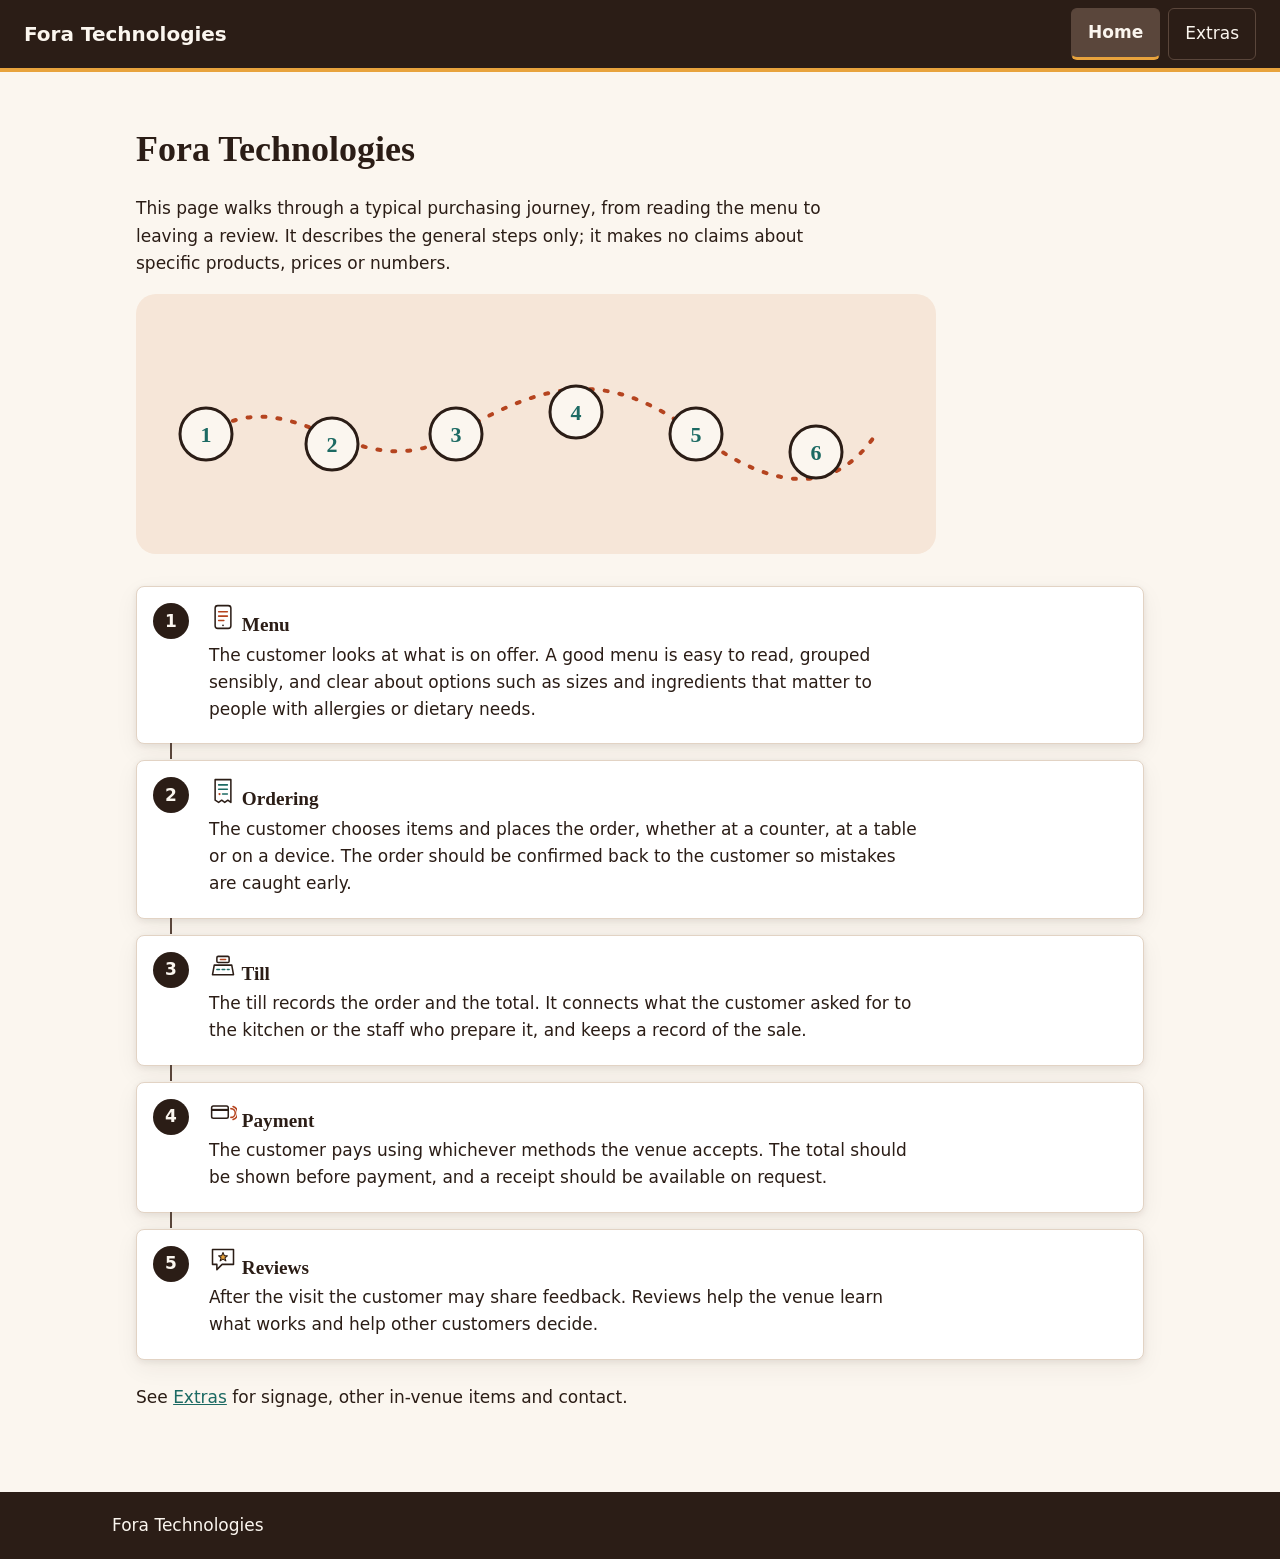
<file: index.html>
<!doctype html>
<html lang="en">
<head>
<meta charset="utf-8">
<meta name="viewport" content="width=device-width, initial-scale=1">
<title>Fora Technologies | Fora Technologies</title>
<link rel="stylesheet" href="css/tokens.css">
<link rel="stylesheet" href="css/layout.css">
<link rel="stylesheet" href="css/site.css">
</head>
<body>
<a class="skip" href="#main">Skip to content</a>
<header class="site-header"><a class="brand" href="index.html">Fora Technologies</a>
<nav aria-label="Main"><a href="index.html">Home</a><a href="extras.html">Extras</a></nav></header>
<main id="main">
<h1>Fora Technologies</h1>
<p class="lead">This page walks through a typical purchasing journey, from reading the menu to leaving a review. It describes the general steps only; it makes no claims about specific products, prices or numbers.</p>
<img src="assets/journey-hero.svg" alt="Illustration of a customer moving from menu to payment to review" style="max-width:100%;height:auto">
<ol class="steps">
<li class="step" id="menu"><h2><img src="assets/icon-menu.svg" alt="" width="28" height="28"> Menu</h2>
<p>The customer looks at what is on offer. A good menu is easy to read, grouped sensibly, and clear about options such as sizes and ingredients that matter to people with allergies or dietary needs.</p></li>
<li class="step" id="ordering"><h2><img src="assets/icon-order.svg" alt="" width="28" height="28"> Ordering</h2>
<p>The customer chooses items and places the order, whether at a counter, at a table or on a device. The order should be confirmed back to the customer so mistakes are caught early.</p></li>
<li class="step" id="till"><h2><img src="assets/icon-till.svg" alt="" width="28" height="28"> Till</h2>
<p>The till records the order and the total. It connects what the customer asked for to the kitchen or the staff who prepare it, and keeps a record of the sale.</p></li>
<li class="step" id="payment"><h2><img src="assets/icon-payment.svg" alt="" width="28" height="28"> Payment</h2>
<p>The customer pays using whichever methods the venue accepts. The total should be shown before payment, and a receipt should be available on request.</p></li>
<li class="step" id="reviews"><h2><img src="assets/icon-review.svg" alt="" width="28" height="28"> Reviews</h2>
<p>After the visit the customer may share feedback. Reviews help the venue learn what works and help other customers decide.</p></li>
</ol>
<p>See <a href="extras.html">Extras</a> for signage, other in-venue items and contact.</p>
</main>
<footer class="site-footer"><p>Fora Technologies</p></footer>
<script src="js/nav.js"></script>
<script src="js/app.js"></script>
</body>
</html>
</file>
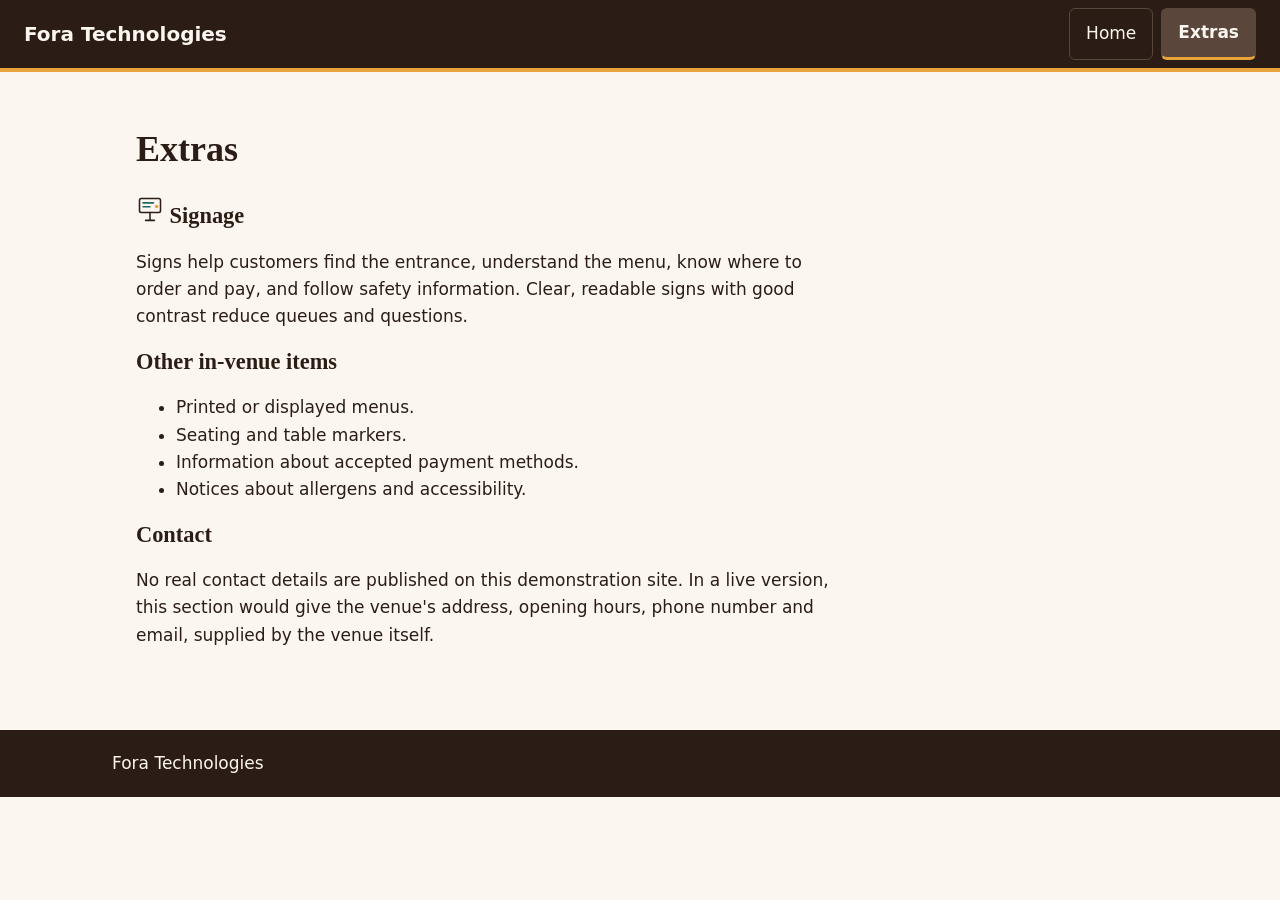
<file: extras.html>
<!doctype html>
<html lang="en">
<head>
<meta charset="utf-8">
<meta name="viewport" content="width=device-width, initial-scale=1">
<title>Extras | Fora Technologies</title>
<link rel="stylesheet" href="css/tokens.css">
<link rel="stylesheet" href="css/layout.css">
<link rel="stylesheet" href="css/site.css">
</head>
<body>
<a class="skip" href="#main">Skip to content</a>
<header class="site-header"><a class="brand" href="index.html">Fora Technologies</a>
<nav aria-label="Main"><a href="index.html">Home</a><a href="extras.html">Extras</a></nav></header>
<main id="main">
<h1>Extras</h1>
<h2><img src="assets/icon-signage.svg" alt="" width="28" height="28"> Signage</h2>
<p>Signs help customers find the entrance, understand the menu, know where to order and pay, and follow safety information. Clear, readable signs with good contrast reduce queues and questions.</p>
<h2>Other in-venue items</h2>
<ul>
<li>Printed or displayed menus.</li>
<li>Seating and table markers.</li>
<li>Information about accepted payment methods.</li>
<li>Notices about allergens and accessibility.</li>
</ul>
<h2>Contact</h2>
<p>No real contact details are published on this demonstration site. In a live version, this section would give the venue's address, opening hours, phone number and email, supplied by the venue itself.</p>
</main>
<footer class="site-footer"><p>Fora Technologies</p></footer>
<script src="js/nav.js"></script>
<script src="js/app.js"></script>
</body>
</html>
</file>
<file: css/tokens.css>
/* Design tokens: fora-technologies. Warm, modern hospitality; generic, no real brand marks.
   Palette: cream paper, espresso ink, terracotta for actions, teal for contrast, saffron as a fill only.
   Contrast (hand-calculated, AA): ink on cream ~14:1, terracotta-700 on cream ~6:1,
   white on terracotta-700 ~6.5:1, white on teal-700 ~6.6:1, ink on saffron ~9:1.
   Type: system stacks only. Headings use a serif for warmth, body a clean sans; 1.25 scale. */
:root {
  --color-paper: #fbf6ef;
  --color-surface: #ffffff;
  --color-blush: #f6e6d8;
  --color-ink: #2b1d16;
  --color-ink-soft: #5a463b;
  --color-line: #e2d3c4;
  --color-terracotta-600: #b5441f;
  --color-terracotta-700: #9a3718;
  --color-teal-700: #1c6a63;
  --color-teal-100: #dcefec;
  --color-saffron: #e8a33d;
  --color-focus: #0b63ce;

  --font-body: system-ui, -apple-system, "Segoe UI", Roboto, "Helvetica Neue", Arial, sans-serif;
  --font-heading: Georgia, "Iowan Old Style", "Palatino Linotype", Palatino, serif;

  --text-sm: 0.9rem;
  --text-base: 1.0625rem;
  --text-md: 1.3rem;
  --text-lg: 1.65rem;
  --text-xl: 2.1rem;
  --text-2xl: 2.7rem;
  --leading-tight: 1.2;
  --leading-body: 1.65;
  --weight-heading: 700;

  --space-1: 0.25rem;
  --space-2: 0.5rem;
  --space-3: 0.75rem;
  --space-4: 1rem;
  --space-5: 1.5rem;
  --space-6: 2rem;
  --space-7: 3rem;
  --space-8: 4.5rem;

  --radius-sm: 6px;
  --radius-md: 12px;
  --radius-lg: 20px;
  --border-width: 1px;
  --shadow-card: 0 2px 6px rgba(43, 29, 22, 0.08), 0 8px 24px rgba(43, 29, 22, 0.06);
  --content-width: 66rem;
  --measure: 62ch;
}
</file>
<file: css/layout.css>
/* layout: ui/ux. Phone first, step-by-step journey. Colours and type come from tokens.css; fallbacks keep it readable until they land */
:root{
  --_paper:var(--color-paper,#f6f4ef);--_surface:var(--color-surface,#fff);--_ink:var(--color-ink,#1b2430);
  --_dark:var(--color-ink,#2b1d16);--_dark2:var(--color-ink-soft,#5a463b);--_accent:var(--color-saffron,#e8a33d);
  --_line:var(--color-line,#e2d3c4);--_link:var(--color-teal-700,#1c6a63);--_focus:var(--color-focus,#0b63ce);
  --_font:var(--font-body,system-ui,-apple-system,"Segoe UI",Roboto,Arial,sans-serif);
  --_gap:var(--space-4,1rem);--_max:var(--content-width,60rem);--_touch:3.25rem;
}
*,*::before,*::after{box-sizing:border-box}
html{-webkit-text-size-adjust:100%}
body{margin:0;background:var(--_paper);color:var(--_ink);font-family:var(--_font);font-size:1.0625rem;line-height:1.6}
img,svg{max-width:100%;height:auto}
h1,h2,h3{font-family:var(--font-heading,inherit);line-height:1.2;color:var(--_dark)}
h1{font-size:1.75rem}h2{font-size:1.4rem}h3{font-size:1.15rem}
a{color:var(--_link)}
:focus-visible{outline:3px solid var(--_focus);outline-offset:2px}
.site-header :focus-visible,.site-footer :focus-visible{outline-color:var(--_paper)}

.skip{position:absolute;left:.5rem;top:-4rem;z-index:100;padding:.75rem 1rem;background:var(--_dark);color:var(--_paper);border-radius:4px;text-decoration:none}
.skip:focus{top:.5rem}

.site-header{background:var(--_dark);color:var(--_paper);border-bottom:4px solid var(--_accent);padding:.5rem var(--_gap)}
.brand{display:inline-block;color:var(--_paper);font-weight:800;font-size:1.25rem;text-decoration:none;padding:.5rem 0}
.site-header nav{display:flex;gap:.5rem;margin-top:.25rem}
.site-header nav a{flex:1;display:flex;align-items:center;justify-content:center;min-height:var(--_touch);padding:.5rem 1rem;color:var(--_paper);text-decoration:none;border-radius:6px;border:1px solid var(--_dark2);text-align:center}
.site-header nav a:hover{background:var(--_dark2)}
.site-header nav a[aria-current="page"]{background:var(--_dark2);font-weight:700;border-bottom:3px solid var(--_accent)}

main{max-width:var(--_max);margin:0 auto;padding:1.25rem var(--_gap)}
main p,main li{max-width:66ch}
.site-footer{background:var(--_dark);color:var(--_paper);padding:1.25rem var(--_gap);margin-top:2rem}
.site-footer p{max-width:var(--_max);margin:0 auto}
.site-footer a{color:var(--_paper)}

/* forms: big touch targets, labels above fields */
label{display:block;font-weight:700;margin:1rem 0 .35rem}
input,select,textarea{display:block;width:100%;min-height:var(--_touch);padding:.6rem .75rem;font:inherit;color:var(--_ink);background:var(--_surface);border:var(--field-border,2px solid #4a5460);border-radius:6px}
textarea{min-height:8rem}
fieldset{border:1px solid var(--_line);border-radius:6px;margin:1rem 0;padding:.5rem 1rem 1rem}
button,.button{display:inline-flex;align-items:center;justify-content:center;min-height:var(--_touch);min-width:var(--_touch);padding:.6rem 1.25rem;font:inherit;font-weight:700;color:var(--_paper);background:var(--color-terracotta-700,#9a3718);border:0;border-radius:6px;text-decoration:none;cursor:pointer}
button:hover,.button:hover{background:var(--color-terracotta-600,#b5441f)}
button:disabled,.button[aria-disabled="true"]{background:var(--color-steel-100,#e6e9ec);color:var(--color-steel-700,#4a5460);border:2px dashed var(--color-steel-300,#bcc3ca);cursor:not-allowed;opacity:1}
button:disabled:hover{background:var(--color-steel-100,#e6e9ec)}

/* form guidance: hint text, inline errors (icon + text, not colour alone), status message */
.hint{margin:.25rem 0 0;font-size:.9rem;color:var(--color-steel-700,#4a5460)}
.err{margin:.35rem 0 0;font-weight:700;color:var(--color-error-700,#b3261e)}
.err:empty{display:none}
.err::before{content:"\26A0\FE0E  "}
input[aria-invalid="true"],select[aria-invalid="true"],textarea[aria-invalid="true"]{border:var(--field-border-error,2px solid #b3261e)}
[role="status"]:not(:empty){margin:1rem 0;padding:.75rem 1rem;border-radius:6px;background:var(--color-success-bg,#e8f5ec);border:2px solid var(--color-success-700,#1e6b34);color:var(--color-success-700,#1e6b34);font-weight:700}
.sr-only{position:absolute;width:1px;height:1px;margin:-1px;padding:0;overflow:hidden;clip:rect(0 0 0 0);white-space:nowrap;border:0}
form button[type=submit]{width:100%;margin-top:1.25rem}

/* cards and lists: <ul class="cards"><li class="card"> */
.cards{list-style:none;margin:1.25rem 0;padding:0;display:grid;gap:var(--_gap)}
.card{background:var(--_surface);border:1px solid var(--_line);border-radius:8px;padding:var(--_gap);box-shadow:var(--shadow-card,0 1px 3px rgba(0,0,0,.15))}
.card h2,.card h3{margin-top:0}

/* tables: div.table-wrap[tabindex=0][role=region][aria-label] > table.stack-table, td[data-label] */
.table-wrap{overflow-x:auto;margin:1.25rem 0}
table{border-collapse:collapse;width:100%;background:var(--_surface)}
th,td{text-align:left;padding:.75rem;border-bottom:1px solid var(--_line);vertical-align:top}
th{background:var(--color-steel-100,#e8eaed)}
@media (max-width:39.99rem){
  .stack-table thead{position:absolute;left:-999px}
  .stack-table tr{display:block;margin-bottom:1rem;border:1px solid var(--_line);border-radius:6px}
  .stack-table td{display:block}
  .stack-table td::before{content:attr(data-label);display:block;font-size:.8rem;text-transform:uppercase;letter-spacing:.05em;color:var(--color-steel-700,#4a5563)}
}

@media (min-width:40rem){
  h1{font-size:2.25rem}
  .site-header{display:flex;align-items:center;justify-content:space-between;gap:1.5rem;padding:.5rem 1.5rem}
  .site-header nav{margin:0}
  .site-header nav a{flex:none}
  main{padding:2rem 1.5rem}
  .cards{grid-template-columns:repeat(2,1fr)}
  form button[type=submit]{width:auto}
}
/* journey: <ol class="steps"><li class="step"><h2>..</h2><p>..</p></li></ol>; numbered, one column on phones, a line joins the steps */
.steps{list-style:none;margin:1.5rem 0;padding:0;counter-reset:step}
.step{position:relative;counter-increment:step;margin:0 0 1rem;padding:var(--_gap) var(--_gap) var(--_gap) 4rem;background:var(--_surface);border:1px solid var(--_line);border-radius:8px;box-shadow:var(--shadow-card,0 1px 3px rgba(0,0,0,.15));max-width:none}
.step::before{content:counter(step);position:absolute;left:var(--_gap);top:var(--_gap);width:2.25rem;height:2.25rem;border-radius:50%;background:var(--_dark);color:var(--_paper);font-weight:800;display:flex;align-items:center;justify-content:center}
.step:not(:last-child)::after{content:"";position:absolute;left:calc(var(--_gap) + 1.125rem - 1px);bottom:-1rem;height:1rem;border-left:2px solid var(--_dark2)}
.step h2,.step h3{margin:0 0 .35rem;font-size:1.2rem}
.step p{margin:.25rem 0}
.step img,.step svg{max-width:6rem}
@media (min-width:60rem){.step{padding-left:4.5rem}}
@media (prefers-reduced-motion:reduce){*{scroll-behavior:auto!important;transition:none!important;animation:none!important}}
</file>
<file: css/site.css>
body{font-family:system-ui,sans-serif;margin:0}
.skip{position:absolute;left:-999px}.skip:focus{left:0}
</file>
